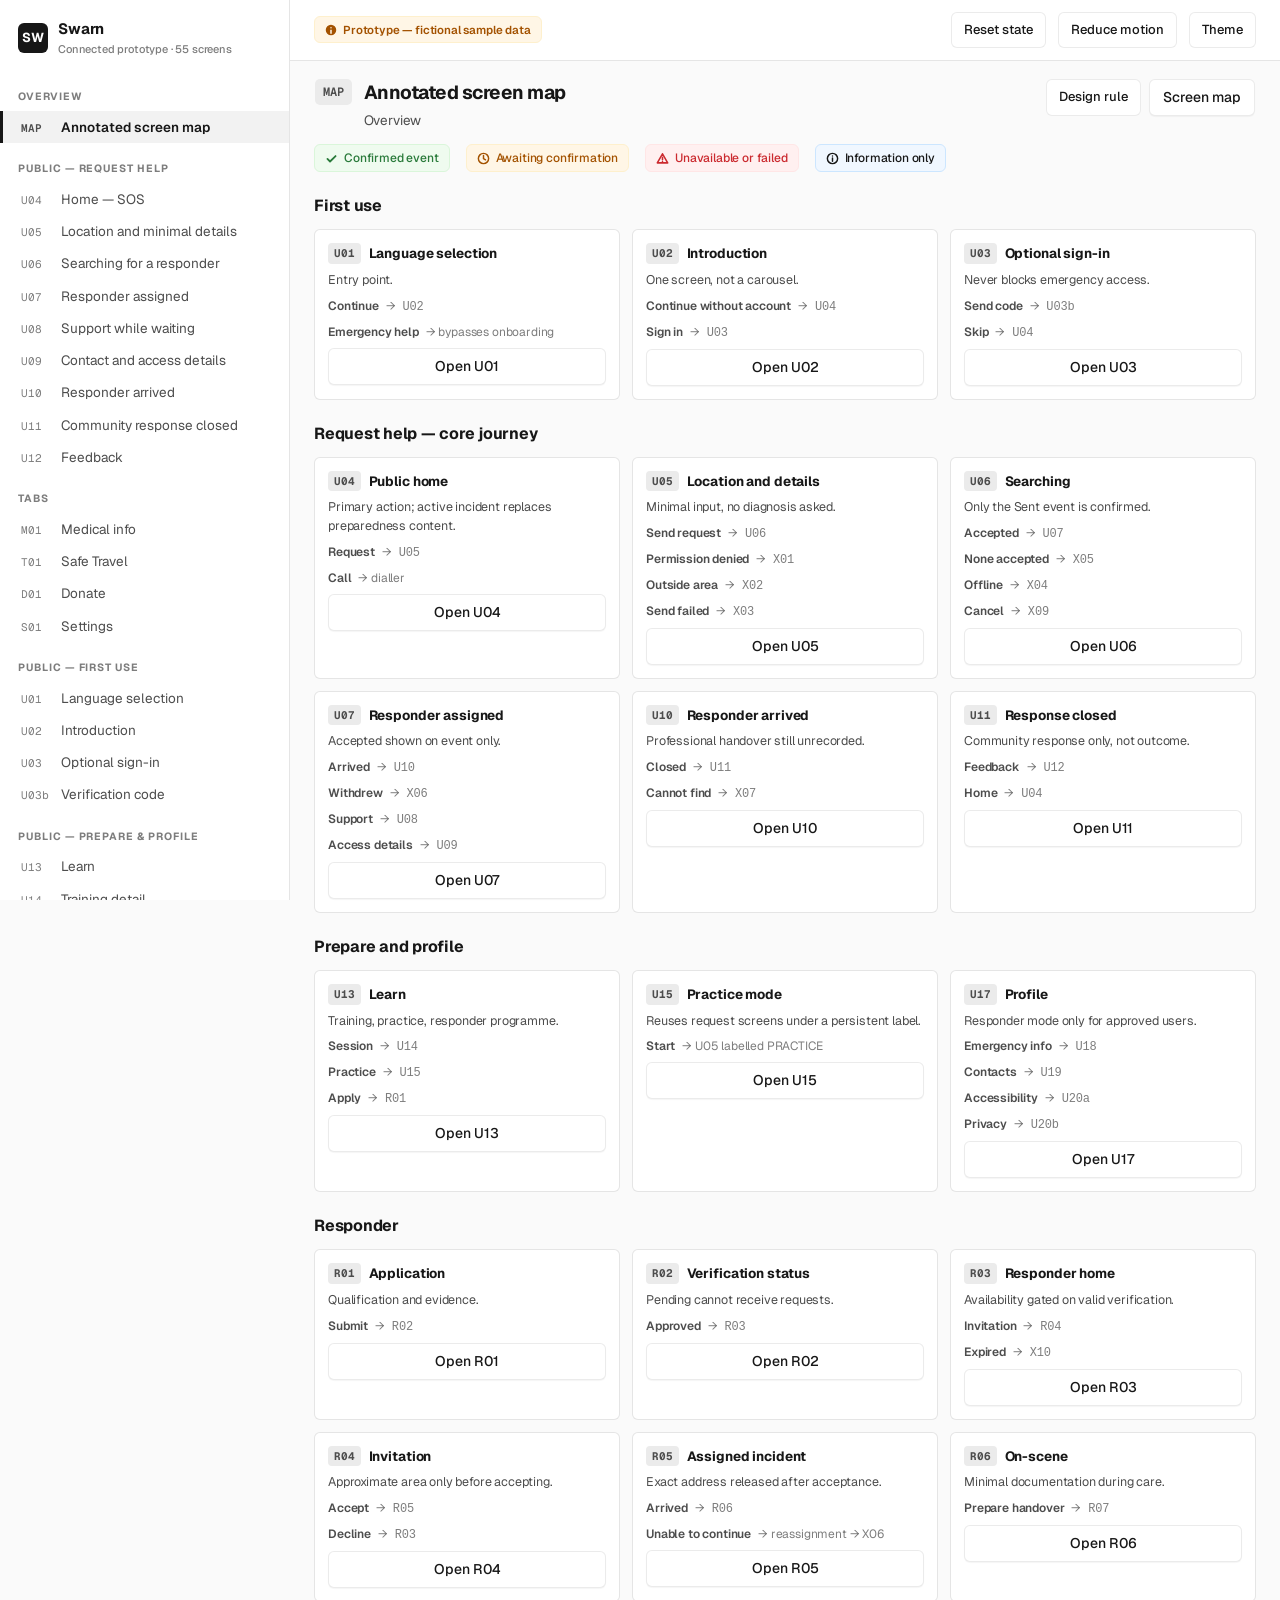
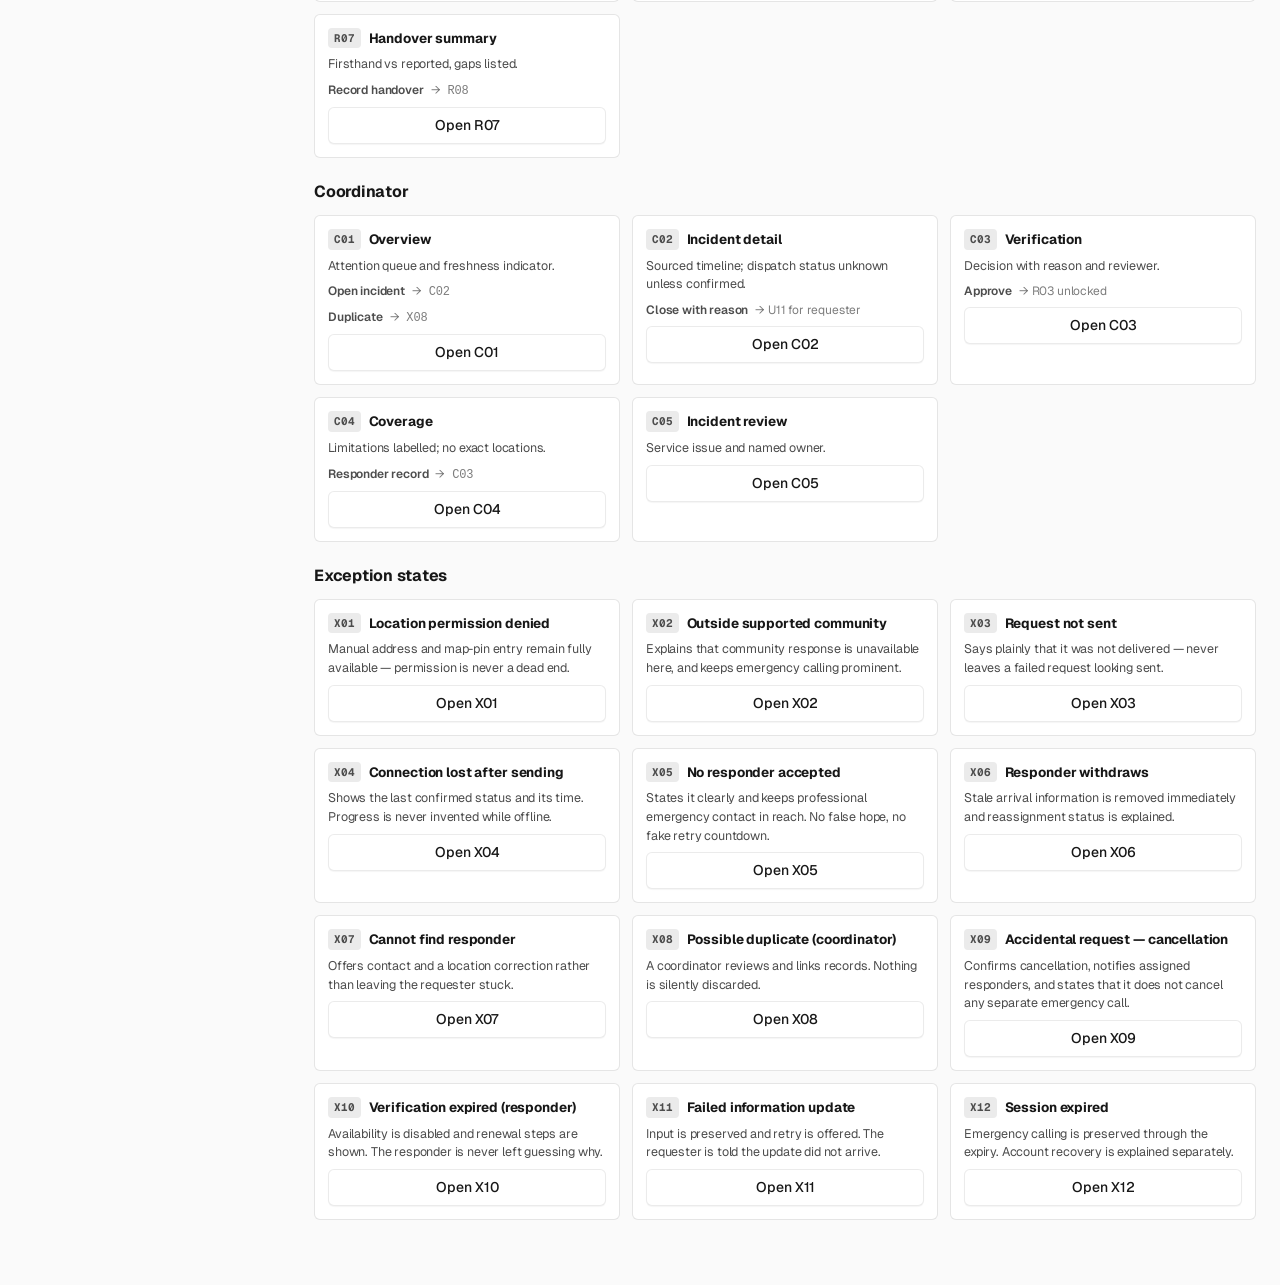
<file: swarn/index.html>
<!DOCTYPE html>
<html lang="en">
<head>
<meta charset="UTF-8" />
<meta name="viewport" content="width=device-width, initial-scale=1.0" />
<title>Swarn Prototype</title>
<meta name="description" content="Connected prototype for Swarn, a community emergency-response service: public app, responder mode, and coordinator dashboard." />
<link rel="preconnect" href="https://fonts.googleapis.com" />
<link rel="preconnect" href="https://fonts.gstatic.com" crossorigin />
<link href="https://fonts.googleapis.com/css2?family=Geist:wght@400;500;600;700&family=Geist+Mono:wght@400;500&display=swap" rel="stylesheet" />
<link rel="stylesheet" href="geist-tokens.css" />
<link rel="stylesheet" href="styles.css" />
<link rel="stylesheet" href="sos.css" />
<link rel="stylesheet" href="geist.css" />
</head>
<body>
<div class="harness">
  <nav class="side" id="side" aria-label="Screen index"></nav>
  <div class="main">
    <div class="topbar">
      <span class="proto-tag">
        <svg width="12" height="12" viewBox="0 0 16 16" fill="currentColor" aria-hidden="true"><path d="M8 1a7 7 0 100 14A7 7 0 008 1zm0 3a1 1 0 110 2 1 1 0 010-2zm1 9H7V7.5h2V13z"/></svg>
        Prototype — fictional sample data
      </span>
      <span class="grow"></span>
      <button class="tbtn" id="btn-reset" type="button">Reset state</button>
      <button class="tbtn" id="btn-motion" type="button" aria-pressed="false">Reduce motion</button>
      <button class="tbtn" id="btn-theme" type="button">Theme</button>
    </div>
    <div class="canvas" id="canvas"></div>
  </div>
</div>
<div id="live" class="sr" role="status" aria-live="polite"></div>
<script src="app.js"></script>
</body>
</html>
</file>
<file: swarn/geist-tokens.css>
/* ============================================================
   Geist Design System — design tokens as CSS custom properties
   Source: Vercel Geist (https://vercel.com/geist/introduction)
   Captured from the live Geist stylesheet. Light-mode values.
   Reference use.
   ============================================================ */
:root {
  /* ---- Typography ---- */
  --geist-font-sans: "Geist", "GeistSans", -apple-system, BlinkMacSystemFont, "Segoe UI", Roboto, Helvetica, Arial, sans-serif;
  --geist-font-mono: "Geist Mono", "GeistMono", ui-monospace, "SF Mono", Menlo, Monaco, "Cascadia Mono", monospace;

  /* ---- Spacing (base unit 4px) ---- */
  --geist-space:      4px;
  --geist-space-2x:   8px;
  --geist-space-3x:   12px;
  --geist-space-4x:   16px;
  --geist-space-6x:   24px;
  --geist-space-8x:   32px;
  --geist-space-10x:  40px;
  --geist-space-16x:  64px;
  --geist-space-24x:  96px;
  --geist-space-32x:  128px;
  --geist-space-48x:  192px;
  --geist-space-64x:  256px;
  --geist-space-small:  32px;
  --geist-space-medium: 36px;
  --geist-space-large:  40px;
  --geist-gap:          24px;
  --geist-gap-half:     12px;
  --geist-gap-quarter:  8px;

  /* ---- Layout ---- */
  --geist-page-width: 1200px;
  --ds-page-width: 1400px;
  --geist-page-margin: 24px;

  /* ---- Radius ---- */
  --geist-radius: 6px;
  --geist-marketing-radius: 8px;

  /* ---- Color scales — HSL triplets (1 lightest → 1000 darkest) ---- */
  /* Gray */
  --ds-gray-100: hsl(0, 0%, 95%);
  --ds-gray-200: hsl(0, 0%, 92%);
  --ds-gray-300: hsl(0, 0%, 90%);
  --ds-gray-400: hsl(0, 0%, 92%);
  --ds-gray-500: hsl(0, 0%, 79%);
  --ds-gray-600: hsl(0, 0%, 66%);
  --ds-gray-700: hsl(0, 0%, 56%);
  --ds-gray-800: hsl(0, 0%, 49%);
  --ds-gray-900: hsl(0, 0%, 30%);
  --ds-gray-1000: hsl(0, 0%, 9%);

  /* Gray alpha */
  --ds-gray-alpha-100: #0000000d;
  --ds-gray-alpha-200: #00000014;
  --ds-gray-alpha-300: #0000001a;
  --ds-gray-alpha-400: #00000014;
  --ds-gray-alpha-500: #00000036;
  --ds-gray-alpha-600: #00000057;
  --ds-gray-alpha-700: #00000070;
  --ds-gray-alpha-800: #00000082;
  --ds-gray-alpha-900: #000000b3;
  --ds-gray-alpha-1000: #000000e8;

  /* Blue */
  --ds-blue-100: hsl(212, 100%, 97%);
  --ds-blue-200: hsl(210, 100%, 96%);
  --ds-blue-300: hsl(210, 100%, 94%);
  --ds-blue-400: hsl(209, 100%, 90%);
  --ds-blue-500: hsl(209, 100%, 80%);
  --ds-blue-600: hsl(208, 100%, 66%);
  --ds-blue-700: hsl(212, 100%, 48%);
  --ds-blue-800: hsl(212, 100%, 41%);
  --ds-blue-900: hsl(211, 100%, 42%);
  --ds-blue-1000: hsl(211, 100%, 15%);

  /* Red */
  --ds-red-100: hsl(0, 100%, 97%);
  --ds-red-200: hsl(0, 100%, 96%);
  --ds-red-300: hsl(0, 100%, 95%);
  --ds-red-400: hsl(0, 90%, 92%);
  --ds-red-500: hsl(0, 82%, 85%);
  --ds-red-600: hsl(359, 90%, 71%);
  --ds-red-700: hsl(358, 75%, 59%);
  --ds-red-800: hsl(358, 70%, 52%);
  --ds-red-900: hsl(358, 66%, 48%);
  --ds-red-1000: hsl(355, 49%, 15%);

  /* Amber */
  --ds-amber-100: hsl(39, 100%, 95%);
  --ds-amber-200: hsl(44, 100%, 92%);
  --ds-amber-300: hsl(43, 96%, 90%);
  --ds-amber-400: hsl(42, 100%, 78%);
  --ds-amber-500: hsl(38, 100%, 71%);
  --ds-amber-600: hsl(36, 90%, 62%);
  --ds-amber-700: hsl(39, 100%, 57%);
  --ds-amber-800: hsl(35, 100%, 52%);
  --ds-amber-900: hsl(30, 100%, 32%);
  --ds-amber-1000: hsl(20, 79%, 17%);

  /* Green */
  --ds-green-100: hsl(120, 60%, 96%);
  --ds-green-200: hsl(120, 60%, 95%);
  --ds-green-300: hsl(120, 60%, 91%);
  --ds-green-400: hsl(122, 60%, 86%);
  --ds-green-500: hsl(124, 60%, 75%);
  --ds-green-600: hsl(125, 60%, 64%);
  --ds-green-700: hsl(131, 41%, 46%);
  --ds-green-800: hsl(132, 43%, 39%);
  --ds-green-900: hsl(133, 50%, 32%);
  --ds-green-1000: hsl(128, 29%, 15%);

  /* Teal */
  --ds-teal-100: hsl(169, 70%, 96%);
  --ds-teal-200: hsl(167, 70%, 94%);
  --ds-teal-300: hsl(168, 70%, 90%);
  --ds-teal-400: hsl(170, 70%, 85%);
  --ds-teal-500: hsl(170, 70%, 72%);
  --ds-teal-600: hsl(170, 70%, 57%);
  --ds-teal-700: hsl(173, 80%, 36%);
  --ds-teal-800: hsl(173, 83%, 30%);
  --ds-teal-900: hsl(174, 91%, 25%);
  --ds-teal-1000: hsl(171, 80%, 13%);

  /* Purple */
  --ds-purple-100: hsl(276, 100%, 97%);
  --ds-purple-200: hsl(277, 87%, 97%);
  --ds-purple-300: hsl(274, 78%, 95%);
  --ds-purple-400: hsl(276, 71%, 92%);
  --ds-purple-500: hsl(274, 70%, 82%);
  --ds-purple-600: hsl(273, 72%, 73%);
  --ds-purple-700: hsl(272, 51%, 54%);
  --ds-purple-800: hsl(272, 47%, 45%);
  --ds-purple-900: hsl(274, 71%, 43%);
  --ds-purple-1000: hsl(276, 100%, 15%);

  /* Pink */
  --ds-pink-100: hsl(330, 100%, 96%);
  --ds-pink-200: hsl(340, 90%, 96%);
  --ds-pink-300: hsl(340, 82%, 94%);
  --ds-pink-400: hsl(341, 76%, 91%);
  --ds-pink-500: hsl(340, 75%, 84%);
  --ds-pink-600: hsl(341, 75%, 73%);
  --ds-pink-700: hsl(336, 80%, 58%);
  --ds-pink-800: hsl(336, 74%, 51%);
  --ds-pink-900: hsl(336, 65%, 45%);
  --ds-pink-1000: hsl(333, 74%, 15%);

  /* Backgrounds */
  --ds-background-100: hsl(0, 0%, 100%);
  --ds-background-200: hsl(0, 0%, 98%);

  /* Base */
  --ds-black: #000;
  --ds-white: #fff;
  --geist-foreground: #000;
  --geist-background: #fff;

  /* ---- Semantic aliases (Geist naming) ---- */
  --geist-link-color: var(--ds-blue-700);
  --ds-focus-color: var(--ds-blue-700);

  /* Status (legacy Geist palette) */
  --geist-success:  #0070f3;  --geist-success-light: #3291ff;  --geist-success-lighter: #d3e5ff;  --geist-success-dark: #0761d1;
  --geist-error:    #e00;     --geist-error-light:   #ff1a1a;  --geist-error-lighter:   #f7d4d6;  --geist-error-dark:   #c50000;
  --geist-warning:  #f5a623;  --geist-warning-light: #f7b955;  --geist-warning-lighter: #ffefcf;  --geist-warning-dark: #ab570a;
  --geist-violet:   #7928ca;  --geist-violet-light:  #8a63d2;  --geist-violet-lighter:  #d8ccf1;  --geist-violet-dark:  #4c2889;
  --geist-cyan:     #50e3c2;  --geist-cyan-light:    #79ffe1;  --geist-cyan-lighter:    #aaffec;  --geist-cyan-dark:    #29bc9b;

  /* Highlights */
  --geist-highlight-purple:  #f81ce5;
  --geist-highlight-magenta: #eb367f;
  --geist-highlight-pink:    #ff0080;
  --geist-highlight-yellow:  #fff500;

  /* ---- Shadows / elevation ---- */
  --ds-shadow-border-base: 0 0 0 1px #00000014;
  --ds-shadow-2xs:    0px 1px 1px #0000000a;
  --ds-shadow-xs:     0px 1px 2px #0000000a;
  --ds-shadow-small:  0px 2px 2px #0000000a;
  --ds-shadow-medium: 0px 2px 2px #0000000a, 0px 8px 8px -8px #0000000a;
  --ds-shadow-large:  0px 2px 2px #0000000a, 0px 8px 16px -4px #0000000a;
  --ds-shadow-xl:     0px 1px 1px #00000005, 0px 4px 8px -4px #0000000a, 0px 16px 24px -8px #0000000f;
  --ds-shadow-2xl:    0px 1px 1px #00000005, 0px 8px 16px -4px #0000000a, 0px 24px 32px -8px #0000000f;
  --ds-shadow-menu:   var(--ds-shadow-border-base), 0px 1px 1px #00000005, 0px 4px 8px -4px #0000000a, 0px 16px 24px -8px #0000000f;
  --ds-shadow-modal:  var(--ds-shadow-border-base), 0px 1px 1px #00000005, 0px 8px 16px -4px #0000000a, 0px 24px 32px -8px #0000000f;

  /* ---- Focus ring ---- */
  --ds-focus-ring: 0 0 0 2px var(--ds-background-100), 0 0 0 4px var(--ds-focus-color);

  /* ---- Motion ---- */
  --ds-motion-timing-swift: cubic-bezier(.175, .885, .32, 1.1);
  --ds-motion-overlay-duration: .3s;
  --ds-motion-popover-duration: .2s;

  /* ---- z-index ---- */
  --ds-z-drawer: 200;
  --ds-z-modal: 300;
  --ds-z-menu: 2001;
  --ds-z-toast: 5000;
  --ds-z-tooltip: 99999;

  /* ---- Form sizing ---- */
  --geist-form-small-height: 32px;
  --geist-form-height: 36px;
  --geist-form-large-height: 40px;
  --geist-form-small-font: .875rem;
  --geist-form-font: .875rem;
  --geist-form-large-font: 1rem;
}
</file>
<file: swarn/styles.css>
/* Swarn prototype — design system
   Status is never communicated by colour alone: every status carries an icon + text label. */

:root{
  --bg:#f4f5f7; --surface:#ffffff; --surface-2:#eef0f3; --surface-3:#e3e6ea;
  --text:#14181d; --text-2:#4d5560; --text-3:#6e7783;
  --line:#d3d8de; --line-2:#c2c9d1;
  --accent:#125c63; --accent-text:#ffffff; --accent-soft:#e2eff0; --accent-line:#9cc3c6;
  --danger:#a3231c; --danger-text:#ffffff; --danger-soft:#fbe9e7; --danger-line:#e0a9a4;
  --warn:#7a4a06; --warn-soft:#fbf0dd; --warn-line:#dcbe8a;
  --ok:#1d5c33; --ok-soft:#e3f0e7; --ok-line:#a3c7ae;
  --focus:#1b6ef3;
  --radius:12px; --radius-sm:8px;
  --shadow:0 1px 2px rgba(16,20,26,.08), 0 6px 20px rgba(16,20,26,.07);
}
@media (prefers-color-scheme: dark){
  :root:not([data-theme="light"]){
    --bg:#0e1116; --surface:#171b22; --surface-2:#1f242c; --surface-3:#2a303a;
    --text:#f0f2f5; --text-2:#b6bec9; --text-3:#8d97a4;
    --line:#333a45; --line-2:#434b58;
    --accent:#7fd3da; --accent-text:#07272a; --accent-soft:#123033; --accent-line:#2f5f64;
    --danger:#ff9f97; --danger-text:#37100c; --danger-soft:#3a1714; --danger-line:#6e2e28;
    --warn:#efc484; --warn-soft:#382a14; --warn-line:#634921;
    --ok:#8fd3a5; --ok-soft:#16301f; --ok-line:#2f5a3c;
    --focus:#79a9ff;
    --shadow:0 1px 2px rgba(0,0,0,.4), 0 8px 24px rgba(0,0,0,.35);
  }
}
:root[data-theme="dark"]{
  --bg:#0e1116; --surface:#171b22; --surface-2:#1f242c; --surface-3:#2a303a;
  --text:#f0f2f5; --text-2:#b6bec9; --text-3:#8d97a4;
  --line:#333a45; --line-2:#434b58;
  --accent:#7fd3da; --accent-text:#07272a; --accent-soft:#123033; --accent-line:#2f5f64;
  --danger:#ff9f97; --danger-text:#37100c; --danger-soft:#3a1714; --danger-line:#6e2e28;
  --warn:#efc484; --warn-soft:#382a14; --warn-line:#634921;
  --ok:#8fd3a5; --ok-soft:#16301f; --ok-line:#2f5a3c;
  --focus:#79a9ff;
  --shadow:0 1px 2px rgba(0,0,0,.4), 0 8px 24px rgba(0,0,0,.35);
}

*{box-sizing:border-box}
html,body{margin:0;padding:0}
body{
  background:var(--bg); color:var(--text);
  font-family:Inter,-apple-system,BlinkMacSystemFont,"Segoe UI",Roboto,sans-serif;
  font-size:15px; line-height:1.5; -webkit-font-smoothing:antialiased;
}
:focus-visible{outline:3px solid var(--focus); outline-offset:2px; border-radius:4px}
@media (prefers-reduced-motion: reduce){ *{animation:none !important; transition:none !important} }
body[data-motion="reduced"] *{animation:none !important; transition:none !important}
.sr{position:absolute;width:1px;height:1px;overflow:hidden;clip:rect(0 0 0 0);white-space:nowrap}

/* ---------------- harness chrome ---------------- */
.harness{display:grid; grid-template-columns:290px 1fr; min-height:100vh}
.side{background:var(--surface); border-right:1px solid var(--line); padding:18px 0 40px;
  overflow-y:auto; max-height:100vh; position:sticky; top:0}
.brandbar{display:flex; align-items:center; gap:10px; padding:0 18px 14px}
.mark{width:30px;height:30px;border-radius:8px;background:var(--accent);color:var(--accent-text);
  display:grid;place-items:center;font-weight:700;font-size:13px;letter-spacing:.5px;flex:none}
.brandbar b{font-size:15px;letter-spacing:-.01em; display:block}
.brandbar small{display:block;color:var(--text-3);font-size:11px;font-weight:500}
.side h3{font-size:10.5px; text-transform:uppercase; letter-spacing:.09em; color:var(--text-3);
  margin:18px 18px 6px; font-weight:700}
.side .nav{display:flex; gap:8px; align-items:baseline; padding:6px 18px; color:var(--text-2);
  background:none; border:0; border-left:3px solid transparent; cursor:pointer; width:100%;
  text-align:left; font:inherit; font-size:13.5px}
.side .nav:hover{background:var(--surface-2); color:var(--text)}
.side .nav[aria-current="true"]{background:var(--accent-soft); color:var(--text);
  border-left-color:var(--accent); font-weight:600}
.side .nav code{font-size:11px; color:var(--text-3); font-family:ui-monospace,SFMono-Regular,Menlo,monospace;
  flex:none; width:32px}
.side .nav[aria-current="true"] code{color:var(--text-2)}

.main{min-width:0; padding-bottom:60px}
.topbar{position:sticky; top:0; z-index:40; background:var(--surface); border-bottom:1px solid var(--line);
  padding:12px 24px; display:flex; gap:12px; align-items:center; flex-wrap:wrap}
.topbar .grow{flex:1}
.proto-tag{display:inline-flex; align-items:center; gap:6px; font-size:11.5px; font-weight:600;
  background:var(--warn-soft); color:var(--warn); border:1px solid var(--warn-line);
  padding:4px 10px; border-radius:99px}
.tbtn{font:inherit; font-size:13px; font-weight:500; padding:7px 12px; border-radius:var(--radius-sm);
  border:1px solid var(--line-2); background:var(--surface); color:var(--text); cursor:pointer}
.tbtn:hover{background:var(--surface-2)}
.tbtn[aria-pressed="true"]{background:var(--accent-soft); border-color:var(--accent-line); font-weight:600}
.canvas{padding:26px 24px; display:flex; flex-direction:column; align-items:center; gap:14px}
.screen-head{width:100%; max-width:940px; display:flex; gap:12px; align-items:flex-start; flex-wrap:wrap}
.screen-head .tx{flex:1; min-width:220px}
.screen-head h1{font-size:19px; margin:0 0 3px; letter-spacing:-.02em}
.screen-head p{margin:0; color:var(--text-2); font-size:13.5px; max-width:74ch}
.sid{font-family:ui-monospace,SFMono-Regular,Menlo,monospace; font-size:12px; font-weight:600;
  background:var(--surface-3); padding:4px 8px; border-radius:5px; color:var(--text-2); flex:none}
.rule-note{width:100%; max-width:940px; font-size:12.5px; color:var(--text-2); background:var(--surface);
  border:1px solid var(--line); border-left:3px solid var(--accent); border-radius:var(--radius-sm);
  padding:10px 13px}
.rule-note b{color:var(--text)}

/* ---------------- device frames ---------------- */
.phone{width:392px; flex:none; background:var(--surface); border:1px solid var(--line-2);
  border-radius:30px; padding:9px; box-shadow:var(--shadow)}
.phone-screen{height:752px; overflow-y:auto; overscroll-behavior:contain; border-radius:22px;
  background:var(--bg); position:relative; display:flex; flex-direction:column}
.desk{width:100%; max-width:1180px; background:var(--surface); border:1px solid var(--line-2);
  border-radius:12px; box-shadow:var(--shadow); overflow:hidden}
.desk-screen{min-height:680px; display:flex; flex-direction:column; background:var(--bg); position:relative}
.statusbar{display:flex; justify-content:space-between; padding:9px 18px 3px; font-size:11.5px;
  color:var(--text-3); font-weight:600; flex:none}

/* ---------------- app components ---------------- */
.appbar{display:flex; align-items:center; gap:10px; padding:10px 16px 12px; flex:none;
  border-bottom:1px solid var(--line); background:var(--surface)}
.appbar .title{font-size:16px; font-weight:700; letter-spacing:-.01em; flex:1; min-width:0}
.appbar .sub{font-size:12px; color:var(--text-2); font-weight:500; display:block}
.wordmark{font-weight:700; letter-spacing:.07em; font-size:14px}
.iconbtn{border:1px solid var(--line); background:var(--surface); color:var(--text-2); cursor:pointer;
  font:inherit; font-size:12.5px; font-weight:500; padding:6px 11px; border-radius:99px; flex:none}
.iconbtn:hover{background:var(--surface-2); color:var(--text)}
.backlink{display:inline-flex; align-items:center; gap:7px; background:none; border:0; cursor:pointer;
  font:inherit; font-size:14.5px; font-weight:600; color:var(--text); padding:2px 0; flex:1; text-align:left}
.body{flex:1; padding:16px; display:flex; flex-direction:column; gap:14px}
.body.tight{gap:10px}
h2.sec{font-size:17.5px; margin:2px 0 0; letter-spacing:-.015em}
h3.sub{font-size:12px; margin:6px 0 -2px; color:var(--text-3); font-weight:700;
  text-transform:uppercase; letter-spacing:.07em}
p.lead{margin:0; color:var(--text-2); font-size:14px}
p.fine{margin:0; color:var(--text-3); font-size:12.5px; line-height:1.45}

.btn{display:flex; align-items:center; justify-content:center; gap:9px; width:100%;
  min-height:52px; padding:12px 16px; border-radius:var(--radius); cursor:pointer;
  font:inherit; font-size:15px; font-weight:600; text-align:center;
  border:1px solid var(--line-2); background:var(--surface); color:var(--text)}
.btn:hover{background:var(--surface-2)}
.btn--primary{background:var(--accent); color:var(--accent-text); border-color:var(--accent)}
.btn--primary:hover{filter:brightness(1.08); background:var(--accent)}
.btn--emergency{background:var(--danger); color:var(--danger-text); border-color:var(--danger);
  font-size:16px; min-height:58px}
.btn--emergency:hover{filter:brightness(1.08); background:var(--danger)}
.btn--quiet{min-height:44px; font-size:14px; font-weight:500; color:var(--text-2);
  background:transparent; border-color:var(--line)}
.btn--danger-ghost{color:var(--danger); border-color:var(--danger-line); background:transparent}
.btn--sm{min-height:38px; font-size:13px; padding:7px 13px; width:auto}
.btn--row{justify-content:flex-start; text-align:left}
.btn[disabled]{opacity:.5; cursor:not-allowed}
.btnrow{display:flex; gap:8px}
.btnrow .btn{width:auto; flex:1}
.chev{margin-left:auto; color:var(--text-3); font-weight:400; flex:none}

.card{background:var(--surface); border:1px solid var(--line); border-radius:var(--radius);
  padding:14px; display:flex; flex-direction:column; gap:9px}
.card.flat{background:var(--surface-2); border-color:transparent}
.card h4{margin:0; font-size:14.5px; letter-spacing:-.01em}
.card .k{font-size:11px; color:var(--text-3); font-weight:700; text-transform:uppercase; letter-spacing:.06em}
.kv{display:flex; justify-content:space-between; gap:12px; font-size:13.5px; padding:2px 0}
.kv > span{color:var(--text-2); flex:none}
.kv > strong{font-weight:600; text-align:right}
.divider{height:1px; background:var(--line); margin:2px 0}

.status{display:inline-flex; align-items:center; gap:6px; font-size:12.5px; font-weight:600;
  padding:4px 10px; border-radius:99px; border:1px solid var(--line-2);
  background:var(--surface-2); color:var(--text-2)}
.status svg{flex:none}
.status--ok{background:var(--ok-soft); color:var(--ok); border-color:var(--ok-line)}
.status--wait{background:var(--warn-soft); color:var(--warn); border-color:var(--warn-line)}
.status--stop{background:var(--danger-soft); color:var(--danger); border-color:var(--danger-line)}
.status--info{background:var(--accent-soft); color:var(--accent); border-color:var(--accent-line)}

.banner{display:flex; gap:10px; align-items:flex-start; padding:11px 13px; border-radius:var(--radius-sm);
  font-size:13px; border:1px solid var(--line-2); background:var(--surface-2); color:var(--text-2)}
.banner svg{flex:none; margin-top:1px}
.banner b{display:block; color:var(--text); font-size:13.5px; margin-bottom:1px}
.banner--warn{background:var(--warn-soft); border-color:var(--warn-line)}
.banner--stop{background:var(--danger-soft); border-color:var(--danger-line)}
.banner--info{background:var(--accent-soft); border-color:var(--accent-line)}
.banner--ok{background:var(--ok-soft); border-color:var(--ok-line)}

.field{display:flex; flex-direction:column; gap:5px}
.field label{font-size:13px; font-weight:600}
.field .hint{font-size:12px; color:var(--text-3)}
.input,.select,.textarea{width:100%; font:inherit; font-size:14.5px; padding:11px 12px;
  border-radius:var(--radius-sm); border:1px solid var(--line-2); background:var(--surface);
  color:var(--text); min-height:46px}
.input::placeholder,.textarea::placeholder{color:var(--text-3)}
.textarea{min-height:78px; resize:vertical}
.choicerow{display:flex; gap:8px; flex-wrap:wrap}
.choice{flex:1; min-width:100px; display:flex; align-items:center; justify-content:center; gap:8px;
  min-height:48px; padding:9px 12px; border-radius:var(--radius-sm); cursor:pointer;
  border:1px solid var(--line-2); background:var(--surface); font:inherit; font-size:14px;
  font-weight:500; color:var(--text)}
.choice:hover{background:var(--surface-2)}
.choice[aria-checked="true"]{border-color:var(--accent); background:var(--accent-soft); font-weight:600}
.choice .dot{width:16px;height:16px;border-radius:99px;border:2px solid var(--line-2); flex:none;
  display:grid; place-items:center}
.choice[aria-checked="true"] .dot{border-color:var(--accent)}
.choice[aria-checked="true"] .dot::after{content:""; width:8px;height:8px;border-radius:99px;background:var(--accent)}

.toggle{display:flex; align-items:center; justify-content:space-between; gap:12px; padding:10px 0}
.toggle .tx{flex:1}
.toggle .tx b{display:block; font-size:14px}
.toggle .tx span{font-size:12.5px; color:var(--text-3)}
.switch{flex:none; min-width:88px; min-height:38px; border-radius:99px; border:1px solid var(--line-2);
  background:var(--surface-2); cursor:pointer; font:inherit; font-size:12.5px; font-weight:600;
  color:var(--text-2); display:flex; align-items:center; justify-content:center; gap:6px; padding:0 12px}
.switch[aria-checked="true"]{background:var(--accent-soft); border-color:var(--accent-line); color:var(--text)}

.map{height:152px; border-radius:var(--radius-sm); border:1px solid var(--line-2); position:relative;
  background:
    repeating-linear-gradient(0deg, transparent 0 22px, var(--line) 22px 23px),
    repeating-linear-gradient(90deg, transparent 0 28px, var(--line) 28px 29px),
    var(--surface-2);
  overflow:hidden}
.map .pin{position:absolute; left:50%; top:50%; transform:translate(-50%,-50%);
  display:flex; flex-direction:column; align-items:center; gap:4px}
.map .pin i{width:15px;height:15px;border-radius:99px;background:var(--danger);
  border:3px solid var(--surface); box-shadow:0 0 0 1.5px var(--danger)}
.map .pin span{font-size:11px; font-weight:700; background:var(--surface); padding:2px 7px;
  border-radius:4px; border:1px solid var(--line-2); white-space:nowrap}
.map .caption{position:absolute; left:8px; bottom:8px; font-size:10.5px; font-weight:600;
  color:var(--text-3); background:var(--surface); padding:3px 7px; border-radius:4px; border:1px solid var(--line)}
.map.tall{height:290px}

.placeholder{border:1.5px dashed var(--line-2); border-radius:var(--radius-sm); padding:14px;
  background:var(--surface-2); display:flex; flex-direction:column; gap:7px}
.placeholder .tag{font-size:10.5px; font-weight:700; letter-spacing:.08em; text-transform:uppercase;
  color:var(--text-3)}
.placeholder p{margin:0; font-size:13.5px; color:var(--text-2)}

.listitem{display:flex; gap:11px; align-items:center; padding:13px 14px; background:var(--surface);
  border:1px solid var(--line); border-radius:var(--radius); cursor:pointer; text-align:left;
  font:inherit; color:var(--text); width:100%}
.listitem:hover{background:var(--surface-2)}
.listitem .tx{flex:1; min-width:0}
.listitem .tx b{display:block; font-size:14.5px; font-weight:600}
.listitem .tx span{font-size:12.5px; color:var(--text-3); display:block}
.avatar{width:44px;height:44px;border-radius:99px;background:var(--surface-3); flex:none;
  display:grid; place-items:center; font-weight:700; font-size:15px; color:var(--text-2);
  border:1px solid var(--line-2)}
.empty{border:1px dashed var(--line-2); border-radius:var(--radius); padding:22px 14px;
  text-align:center; color:var(--text-3); font-size:13.5px}

.tabbar{display:flex; flex:none; border-top:1px solid var(--line); background:var(--surface);
  padding:6px 4px 10px; position:sticky; bottom:0}
.tabbar button{flex:1; background:none; border:0; cursor:pointer; font:inherit; font-size:11px;
  font-weight:600; color:var(--text-3); display:flex; flex-direction:column; align-items:center;
  gap:3px; padding:6px 2px; min-height:48px; border-radius:var(--radius-sm)}
.tabbar button[aria-current="true"]{color:var(--accent)}
.tabbar button:hover{background:var(--surface-2)}

.practice-bar{flex:none; background:var(--warn-soft); color:var(--warn); border-bottom:1px solid var(--warn-line);
  font-size:11.5px; font-weight:700; letter-spacing:.05em; padding:7px 14px; display:flex;
  align-items:center; gap:7px; justify-content:center; text-transform:uppercase}

.timeline{display:flex; flex-direction:column}
.tl{display:flex; gap:11px; padding-bottom:15px; position:relative}
.tl:not(:last-child)::before{content:""; position:absolute; left:8px; top:21px; bottom:0; width:1.5px; background:var(--line)}
.tl .dot{width:17px;height:17px;border-radius:99px;flex:none; border:2px solid var(--line-2);
  background:var(--surface); display:grid; place-items:center; z-index:1}
.tl.done .dot{background:var(--ok-soft); border-color:var(--ok-line)}
.tl.pend .dot{border-style:dashed}
.tl .tx{min-width:0}
.tl .tx b{display:block; font-size:13.5px}
.tl .tx span{font-size:12px; color:var(--text-3); display:block}

/* ---------------- coordinator desktop ---------------- */
.deskbar{display:flex; align-items:center; gap:14px; padding:11px 18px; background:var(--surface);
  border-bottom:1px solid var(--line); flex:none}
.deskbar .grow{flex:1}
.desk-layout{display:grid; grid-template-columns:188px 1fr; flex:1; min-height:0}
.desknav{background:var(--surface); border-right:1px solid var(--line); padding:12px 0}
.desknav button{width:100%; text-align:left; background:none; border:0; cursor:pointer; font:inherit;
  font-size:13.5px; padding:9px 18px; color:var(--text-2); border-left:3px solid transparent; font-weight:500}
.desknav button:hover{background:var(--surface-2); color:var(--text)}
.desknav button[aria-current="true"]{background:var(--accent-soft); color:var(--text);
  border-left-color:var(--accent); font-weight:600}
.deskbody{padding:18px 22px; overflow:auto; display:flex; flex-direction:column; gap:16px}
.deskcols{display:grid; grid-template-columns:1fr 1fr; gap:16px; align-items:start}
.deskcols.wide-right{grid-template-columns:minmax(0,1fr) minmax(0,1.1fr)}
table.tbl{width:100%; border-collapse:collapse; font-size:13.5px}
table.tbl th{text-align:left; font-size:11px; text-transform:uppercase; letter-spacing:.06em;
  color:var(--text-3); padding:8px 10px; border-bottom:1px solid var(--line); font-weight:700}
table.tbl td{padding:10px; border-bottom:1px solid var(--line); vertical-align:middle}
table.tbl tr:last-child td{border-bottom:0}
.filterrow{display:flex; gap:8px; flex-wrap:wrap; align-items:center}
.pill{font:inherit; font-size:12.5px; font-weight:600; padding:6px 12px; border-radius:99px;
  cursor:pointer; border:1px solid var(--line-2); background:var(--surface); color:var(--text-2)}
.pill[aria-pressed="true"]{background:var(--accent-soft); border-color:var(--accent-line); color:var(--text)}
.freshness{display:flex; align-items:center; gap:8px; font-size:12px; color:var(--text-2);
  border-top:1px solid var(--line); padding-top:11px}

/* ---------------- overlays ---------------- */
.scrim{position:absolute; inset:0; background:rgba(10,14,20,.55); display:grid; place-items:center;
  padding:22px; z-index:60}
.modal{background:var(--surface); border-radius:var(--radius); border:1px solid var(--line-2);
  padding:18px; width:100%; max-width:332px; display:flex; flex-direction:column; gap:12px;
  box-shadow:var(--shadow)}
.modal h4{margin:0; font-size:16.5px; letter-spacing:-.015em}
.desk .modal{max-width:460px}
.toast{position:absolute; left:14px; right:14px; bottom:78px; z-index:55; padding:11px 13px;
  border-radius:var(--radius-sm); background:var(--surface); border:1px solid var(--line-2);
  box-shadow:var(--shadow); font-size:13px; display:flex; gap:9px; align-items:flex-start}

/* ---------------- screen map ---------------- */
.mapview{width:100%; max-width:1180px; display:flex; flex-direction:column; gap:22px}
.mapview section{display:flex; flex-direction:column; gap:11px}
.mapview h2{font-size:16px; margin:0; letter-spacing:-.015em}
.mapview .flowgrid{display:grid; grid-template-columns:repeat(auto-fill,minmax(236px,1fr)); gap:12px}
.flowcard{background:var(--surface); border:1px solid var(--line); border-radius:var(--radius);
  padding:13px; display:flex; flex-direction:column; gap:7px}
.flowcard h4{margin:0; font-size:13.5px; display:flex; gap:8px; align-items:center; letter-spacing:-.01em}
.flowcard h4 code{font-size:11px; background:var(--surface-3); padding:2px 6px; border-radius:4px;
  color:var(--text-2); font-family:ui-monospace,SFMono-Regular,Menlo,monospace}
.flowcard p{margin:0; font-size:12.5px; color:var(--text-2)}
.flowcard .branch{font-size:12px; color:var(--text-3); display:flex; gap:7px; align-items:baseline}
.flowcard .branch b{color:var(--text-2); font-weight:600; flex:none}
.legend{display:flex; gap:16px; flex-wrap:wrap; font-size:12.5px; color:var(--text-2)}

@media (max-width:1080px){
  .harness{grid-template-columns:1fr}
  .side{position:static; max-height:none; border-right:0; border-bottom:1px solid var(--line)}
  .deskcols{grid-template-columns:1fr}
  .desk-layout{grid-template-columns:152px 1fr}
}
@media (max-width:520px){
  .canvas{padding:16px} .topbar{padding:10px 16px}
  .phone{width:100%; max-width:392px; border-radius:24px; padding:6px}
  .phone-screen{height:640px}
}
</file>
<file: swarn/sos.css>
/* Swarn — SOS home, 5-tab shell, and the card layouts from the reference mockups.
   Loaded after styles.css. Red is the emergency accent; teal stays for non-urgent
   service UI so the two never compete. Status still never relies on colour alone. */

/* Emergency red stays a true red in both themes — a washed-out SOS would read as
   disabled. Text on it is always white, so contrast holds without theme swapping. */
:root{ --red:#e5342a; --red-on:#ffffff; --red-deep:#b8241c; }
:root[data-theme="dark"]{ --red:#e0362c; --red-on:#ffffff; --red-deep:#8e1a14; }
@media (prefers-color-scheme: dark){
  :root:not([data-theme="light"]){ --red:#e0362c; --red-on:#ffffff; --red-deep:#8e1a14; }
}

/* ---------------- home: greeting, search, SOS ---------------- */
.greet{display:flex; align-items:center; gap:12px; padding:14px 16px 10px; background:var(--surface)}
.greet .tx{flex:1; min-width:0}
.greet .tx small{font-size:12.5px; color:var(--text-3); font-weight:500; display:block}
.greet .tx b{font-size:19px; letter-spacing:-.025em; display:block}
.greet .me{position:relative; flex:none}
.greet .me .avatar{background:var(--red); color:var(--red-on); border-color:var(--red)}
.greet .me i{position:absolute; right:1px; bottom:1px; width:11px; height:11px; border-radius:99px;
  background:var(--ok); border:2px solid var(--surface)}
.searchbar{display:flex; align-items:center; gap:9px; margin:0 16px 14px; padding:11px 13px;
  background:var(--surface-2); border:1px solid var(--line); border-radius:var(--radius);
  color:var(--text-3); font-size:14px}

.sos-card{margin:0 16px; background:var(--surface); border:1px solid var(--line); border-radius:16px;
  padding:18px 16px 20px; display:flex; flex-direction:column; align-items:center; gap:13px}
.sos-card .k{font-size:11px; font-weight:700; letter-spacing:.13em; text-transform:uppercase; color:var(--text-3)}
.sos-wrap{position:relative; width:180px; height:180px; display:grid; place-items:center}
.sos-ring{position:absolute; inset:0; border-radius:99px;
  background:conic-gradient(var(--red) calc(var(--p,0) * 1%), transparent 0)}
.sos-glow{position:absolute; inset:15px; border-radius:99px; background:var(--red);
  opacity:.25; filter:blur(17px)}
.sos{position:relative; width:150px; height:150px; border-radius:99px; border:0; cursor:pointer;
  background:var(--red); color:var(--red-on); font:inherit; font-size:30px; font-weight:700;
  letter-spacing:.1em; display:grid; place-items:center; touch-action:none; user-select:none;
  box-shadow:0 8px 26px rgba(163,35,28,.35)}
.sos:active{filter:brightness(.94)}
.sos[data-holding="true"]{filter:brightness(1.07)}
.sos-hint{font-size:12.5px; color:var(--text-2); text-align:center; margin:0}
.sos-hint b{color:var(--danger)}
.sos-count{font-size:13px; font-weight:700; color:var(--danger); min-height:19px}

/* ---------------- helpline rows ---------------- */
.helpline{display:flex; align-items:center; gap:12px; padding:12px 13px; background:var(--surface);
  border:1px solid var(--line); border-radius:var(--radius); width:100%; font:inherit;
  color:var(--text); text-align:left; cursor:pointer}
.helpline:hover{background:var(--surface-2)}
.helpline .ic{width:42px; height:42px; border-radius:11px; flex:none; display:grid; place-items:center;
  font-size:19px; background:var(--surface-2); border:1px solid var(--line)}
.helpline .tx{flex:1; min-width:0}
.helpline .tx b{display:block; font-size:14.5px}
.helpline .tx span{display:block; font-size:12.5px; color:var(--text-3)}
.helpline .num{font-size:15px; font-weight:700; padding:6px 12px; border-radius:9px; flex:none;
  background:var(--danger-soft); color:var(--danger); border:1px solid var(--danger-line)}
.helpline .num.blue{background:var(--accent-soft); color:var(--accent); border-color:var(--accent-line)}
.helpline .go{width:36px; height:36px; border-radius:99px; display:grid; place-items:center; flex:none;
  background:var(--danger-soft); color:var(--danger); border:1px solid var(--danger-line)}
.helpline .go.blue{background:var(--accent-soft); color:var(--accent); border-color:var(--accent-line)}

/* ---------------- safe travel ---------------- */
.trip{background:linear-gradient(150deg,#1e50d8,#3172f2); color:#fff; border-radius:16px; padding:16px;
  display:flex; flex-direction:column; gap:13px}
:root[data-theme="dark"] .trip{background:linear-gradient(150deg,#1a3c9c,#2456c4)}
.trip .row{display:flex; justify-content:space-between; align-items:center; gap:10px}
.trip .lbl{font-size:11px; text-transform:uppercase; letter-spacing:.1em; opacity:.85; font-weight:700}
.trip .place{font-size:19px; font-weight:700; letter-spacing:-.02em}
.trip .cells{display:flex; gap:9px}
.trip .cell{flex:1; background:rgba(255,255,255,.17); border-radius:10px; padding:9px 8px; text-align:center}
.trip .cell b{display:block; font-size:14px; font-weight:700}
.trip .cell span{font-size:11px; opacity:.86}
.trip .foot{display:flex; justify-content:space-between; align-items:center; gap:10px; font-size:12px}
.trip .endbtn{background:#fff; color:#1e50d8; border:0; border-radius:8px; padding:7px 13px;
  font:inherit; font-size:12.5px; font-weight:700; cursor:pointer; flex:none}
.trip .live{display:inline-flex; align-items:center; gap:6px; font-size:11px; font-weight:700;
  letter-spacing:.1em; text-transform:uppercase}
.trip .live i{width:8px; height:8px; border-radius:99px; background:#7cf6a6; flex:none}
.dashed{border:1.5px dashed var(--line-2); background:transparent; color:var(--text-2);
  border-radius:var(--radius); min-height:54px; font-weight:600; width:100%; font:inherit;
  font-size:14.5px; cursor:pointer; display:grid; place-items:center}
.dashed:hover{background:var(--surface-2)}
.hazard{display:flex; align-items:center; gap:12px; padding:13px; background:var(--surface);
  border:1px solid var(--line); border-radius:var(--radius)}
.hazard .bar{width:5px; align-self:stretch; min-height:38px; border-radius:99px; flex:none; background:var(--text-3)}
.hazard .bar.high{background:var(--red)}
.hazard .bar.med{background:var(--warn)}
.hazard .tx{flex:1; min-width:0}
.hazard .tx b{display:block; font-size:14.5px}
.hazard .tx span{display:block; font-size:12.5px; color:var(--text-3)}
.hazard .age{font-size:12px; color:var(--text-3); flex:none}
.tipgrid{display:grid; grid-template-columns:1fr 1fr; gap:10px}
.tip{background:var(--surface); border:1px solid var(--line); border-radius:var(--radius); padding:13px;
  display:flex; flex-direction:column; gap:8px; font-size:13px; color:var(--text-2)}
.tip .e{font-size:20px}

/* ---------------- donate ---------------- */
.impact{background:var(--red); color:var(--red-on); border-radius:14px; padding:14px;
  display:flex; flex-direction:column; gap:11px}
.impact .k{font-size:10.5px; font-weight:700; letter-spacing:.12em; text-transform:uppercase; opacity:.9}
.impact .cells{display:flex; gap:9px}
.impact .cell{flex:1; background:rgba(255,255,255,.18); border-radius:10px; padding:10px 8px; text-align:center}
.impact .cell b{display:block; font-size:15px; font-weight:700}
.impact .cell span{font-size:10.5px; opacity:.93; line-height:1.3; display:block}
.impact .src{font-size:10.5px; opacity:.9; line-height:1.4}
.campaign{background:var(--surface); border:1px solid var(--line); border-radius:var(--radius);
  padding:13px; display:flex; flex-direction:column; gap:9px; cursor:pointer; width:100%;
  font:inherit; color:var(--text); text-align:left}
.campaign:hover{background:var(--surface-2)}
.campaign[aria-pressed="true"]{border-color:var(--warn-line); box-shadow:inset 0 0 0 1px var(--warn-line)}
.campaign .hd{display:flex; gap:11px; align-items:flex-start}
.campaign .e{font-size:20px; flex:none}
.campaign b{font-size:14.5px; display:block}
.campaign p{margin:3px 0 0; font-size:12.5px; color:var(--text-2)}
.bar-track{height:6px; border-radius:99px; background:var(--surface-3); overflow:hidden}
.bar-fill{height:100%; border-radius:99px; background:var(--accent)}
.campaign .meta{display:flex; justify-content:space-between; gap:8px; font-size:12px;
  color:var(--text-3); font-weight:600}
.amtgrid{display:grid; grid-template-columns:repeat(4,1fr); gap:8px}
.amt{padding:11px 4px; border-radius:10px; border:1px solid var(--line-2); background:var(--surface);
  font:inherit; font-size:14px; font-weight:600; cursor:pointer; color:var(--text)}
.amt[aria-pressed="true"]{background:var(--red); color:var(--red-on); border-color:var(--red)}

/* ---------------- medical ---------------- */
.segmented{display:flex; gap:6px; padding:5px; background:var(--surface-2); border-radius:11px}
.segmented button{flex:1; border:0; background:transparent; cursor:pointer; font:inherit; font-size:12.5px;
  font-weight:600; color:var(--text-2); padding:8px 5px; border-radius:8px; display:flex;
  align-items:center; justify-content:center; gap:5px}
.segmented button[aria-selected="true"]{background:var(--red); color:var(--red-on)}
.idcard{background:var(--red); color:var(--red-on); border-radius:14px; padding:14px;
  display:flex; flex-direction:column; gap:11px}
.idcard .hd{display:flex; gap:11px; align-items:center}
.idcard .hd .avatar{background:rgba(255,255,255,.22); color:#fff; border-color:rgba(255,255,255,.35)}
.idcard .hd .tx{flex:1; min-width:0}
.idcard .hd .tx b{font-size:16px; display:block}
.idcard .hd .tx span{font-size:12px; opacity:.92; display:block}
.idcard .ice{background:rgba(255,255,255,.22); border-radius:7px; padding:5px 10px; font-size:11px;
  font-weight:700; letter-spacing:.07em; flex:none}
.idcard .cells{display:flex; gap:9px}
.idcard .cell{flex:1; background:rgba(255,255,255,.18); border-radius:10px; padding:9px; text-align:center}
.idcard .cell b{display:block; font-size:15px}
.idcard .cell span{font-size:10.5px; opacity:.9}
.medrow{display:flex; align-items:center; gap:11px; padding:12px 13px; background:var(--surface);
  border:1px solid var(--line); border-radius:var(--radius)}
.medrow .e{font-size:17px; flex:none}
.medrow .tx{flex:1; min-width:0}
.medrow .tx b{display:block; font-size:14px}
.medrow .tx span{display:block; font-size:12px; color:var(--text-3)}
.medrow .when{font-size:12px; color:var(--text-3); flex:none}
.allergy{background:var(--warn-soft); border:1px solid var(--warn-line); border-radius:var(--radius);
  padding:12px; display:flex; flex-direction:column; gap:9px}
.allergy .k{font-size:10.5px; font-weight:700; letter-spacing:.09em; text-transform:uppercase; color:var(--warn)}
.tagrow{display:flex; gap:7px; flex-wrap:wrap}
.tag{background:var(--danger-soft); color:var(--danger); border:1px solid var(--danger-line);
  border-radius:99px; padding:4px 11px; font-size:12.5px; font-weight:600}

/* ---------------- settings ---------------- */
.profhead{background:var(--red); color:var(--red-on); border-radius:14px; padding:14px;
  display:flex; gap:12px; align-items:center}
.profhead .avatar{background:rgba(255,255,255,.22); color:#fff; border-color:rgba(255,255,255,.35)}
.profhead .tx{flex:1; min-width:0}
.profhead .tx b{display:block; font-size:16px}
.profhead .tx span{display:block; font-size:12px; opacity:.92}
.profhead .editbtn{background:rgba(255,255,255,.22); border:0; color:#fff; border-radius:8px;
  padding:7px 13px; font:inherit; font-size:12.5px; font-weight:600; cursor:pointer; flex:none}
.setrow{display:flex; align-items:center; gap:12px; padding:13px; background:var(--surface);
  border:1px solid var(--line); border-radius:var(--radius); width:100%; font:inherit;
  color:var(--text); text-align:left; cursor:pointer}
.setrow:hover{background:var(--surface-2)}
.setrow .e{font-size:17px; flex:none}
.setrow .tx{flex:1; min-width:0; font-size:14.5px; font-weight:500}
.switchrow{display:flex; align-items:center; gap:12px; padding:13px; background:var(--surface);
  border:1px solid var(--line); border-radius:var(--radius)}
.switchrow .tx{flex:1; min-width:0}
.switchrow .tx b{display:block; font-size:14px}
.switchrow .tx span{display:block; font-size:12px; color:var(--text-3)}
.ios{width:50px; height:29px; border-radius:99px; border:0; cursor:pointer; flex:none; position:relative;
  background:var(--surface-3)}
.ios::after{content:""; position:absolute; top:3px; left:3px; width:23px; height:23px; border-radius:99px;
  background:#fff; box-shadow:0 1px 3px rgba(0,0,0,.3); transition:left .15s}
.ios[aria-checked="true"]{background:var(--red)}
.ios[aria-checked="true"]::after{left:24px}
.ios-state{font-size:11px; font-weight:700; color:var(--text-3); flex:none; width:22px; text-align:right}

.sectitle{display:flex; align-items:center; gap:7px; font-size:16px; font-weight:700;
  letter-spacing:-.015em; margin:2px 0 0}
</file>
<file: swarn/geist.css>
/* ============================================================
   Geist theme layer for the Swarn prototype
   Maps the prototype's semantic tokens onto Vercel Geist
   (https://vercel.com/geist/introduction) via geist-tokens.css.

   Loaded last, so it re-points every component's variables without
   touching component CSS. Geist conventions applied:
     - 6px radius (--geist-radius), 8px for marketing-scale surfaces
     - primary action is black-on-white / white-on-black, not a hue
     - borders are the gray-alpha scale, hairline weight
     - shadows are the --ds-shadow-* ramp, never ad-hoc
     - 36px standard control height (--geist-form-height)
     - focus is the two-ring --ds-focus-ring
   Emergency red stays a deliberate exception: it is the one hue that
   must read as urgent, so it uses the Geist red ramp at full strength.
   ============================================================ */

/* ---------------- Geist dark scale ----------------
   tokens.css captures light mode only; these are the Geist dark values. */
:root[data-theme="dark"], :root:not([data-theme="light"]) {
  --geist-dark-applies: 1;
}
@media (prefers-color-scheme: dark){
  :root:not([data-theme="light"]){
    --ds-background-100: hsl(0, 0%, 4%);
    --ds-background-200: hsl(0, 0%, 0%);
    --ds-gray-100: hsl(0, 0%, 10%);
    --ds-gray-200: hsl(0, 0%, 12%);
    --ds-gray-300: hsl(0, 0%, 16%);
    --ds-gray-400: hsl(0, 0%, 18%);
    --ds-gray-500: hsl(0, 0%, 27%);
    --ds-gray-600: hsl(0, 0%, 53%);
    --ds-gray-700: hsl(0, 0%, 56%);
    --ds-gray-800: hsl(0, 0%, 49%);
    --ds-gray-900: hsl(0, 0%, 63%);
    --ds-gray-1000: hsl(0, 0%, 93%);
    --ds-gray-alpha-100: #ffffff0f;
    --ds-gray-alpha-200: #ffffff14;
    --ds-gray-alpha-300: #ffffff1f;
    --ds-gray-alpha-400: #ffffff24;
    --ds-gray-alpha-500: #ffffff36;
    --ds-gray-alpha-600: #ffffff57;
    --ds-blue-100: hsl(216, 50%, 12%);
    --ds-blue-700: hsl(212, 100%, 48%);
    --ds-blue-800: hsl(212, 100%, 55%);
    --ds-blue-900: hsl(210, 100%, 66%);
    --ds-red-100: hsl(357, 37%, 12%);
    --ds-red-300: hsl(357, 40%, 20%);
    --ds-red-700: hsl(358, 75%, 59%);
    --ds-red-800: hsl(358, 85%, 64%);
    --ds-red-900: hsl(0, 100%, 67%);
    --ds-amber-100: hsl(35, 100%, 8%);
    --ds-amber-300: hsl(35, 60%, 19%);
    --ds-amber-800: hsl(39, 100%, 57%);
    --ds-amber-900: hsl(39, 100%, 57%);
    --ds-green-100: hsl(136, 50%, 9%);
    --ds-green-300: hsl(136, 40%, 17%);
    --ds-green-800: hsl(131, 41%, 46%);
    --ds-green-900: hsl(131, 43%, 57%);
    --geist-foreground: #fff;
    --geist-background: #000;
  }
}
:root[data-theme="dark"]{
  --ds-background-100: hsl(0, 0%, 4%);
  --ds-background-200: hsl(0, 0%, 0%);
  --ds-gray-100: hsl(0, 0%, 10%);
  --ds-gray-200: hsl(0, 0%, 12%);
  --ds-gray-300: hsl(0, 0%, 16%);
  --ds-gray-400: hsl(0, 0%, 18%);
  --ds-gray-500: hsl(0, 0%, 27%);
  --ds-gray-600: hsl(0, 0%, 53%);
  --ds-gray-700: hsl(0, 0%, 56%);
  --ds-gray-800: hsl(0, 0%, 49%);
  --ds-gray-900: hsl(0, 0%, 63%);
  --ds-gray-1000: hsl(0, 0%, 93%);
  --ds-gray-alpha-100: #ffffff0f;
  --ds-gray-alpha-200: #ffffff14;
  --ds-gray-alpha-300: #ffffff1f;
  --ds-gray-alpha-400: #ffffff24;
  --ds-gray-alpha-500: #ffffff36;
  --ds-gray-alpha-600: #ffffff57;
  --ds-blue-100: hsl(216, 50%, 12%);
  --ds-blue-700: hsl(212, 100%, 48%);
  --ds-blue-800: hsl(212, 100%, 55%);
  --ds-blue-900: hsl(210, 100%, 66%);
  --ds-red-100: hsl(357, 37%, 12%);
  --ds-red-300: hsl(357, 40%, 20%);
  --ds-red-700: hsl(358, 75%, 59%);
  --ds-red-800: hsl(358, 85%, 64%);
  --ds-red-900: hsl(0, 100%, 67%);
  --ds-amber-100: hsl(35, 100%, 8%);
  --ds-amber-300: hsl(35, 60%, 19%);
  --ds-amber-800: hsl(39, 100%, 57%);
  --ds-amber-900: hsl(39, 100%, 57%);
  --ds-green-100: hsl(136, 50%, 9%);
  --ds-green-300: hsl(136, 40%, 17%);
  --ds-green-800: hsl(131, 41%, 46%);
  --ds-green-900: hsl(131, 43%, 57%);
  --geist-foreground: #fff;
  --geist-background: #000;
}

/* ---------------- semantic remap ---------------- */
:root, :root[data-theme="dark"], :root[data-theme="light"]{
  --bg:        var(--ds-background-200);
  --surface:   var(--ds-background-100);
  --surface-2: var(--ds-gray-100);
  --surface-3: var(--ds-gray-200);

  --text:   var(--ds-gray-1000);
  --text-2: var(--ds-gray-900);
  --text-3: var(--ds-gray-800);

  --line:   var(--ds-gray-alpha-300);
  --line-2: var(--ds-gray-alpha-400);

  /* Geist's primary action is the inverted surface, not a hue */
  --accent:      var(--ds-gray-1000);
  --accent-text: var(--ds-background-100);
  --accent-soft: var(--ds-blue-100);
  --accent-line: var(--ds-blue-400);

  --danger:      var(--ds-red-900);
  --danger-text: #fff;
  --danger-soft: var(--ds-red-100);
  --danger-line: var(--ds-red-300);

  --warn:      var(--ds-amber-900);
  --warn-soft: var(--ds-amber-100);
  --warn-line: var(--ds-amber-300);

  --ok:      var(--ds-green-900);
  --ok-soft: var(--ds-green-100);
  --ok-line: var(--ds-green-300);

  --focus: var(--ds-focus-color);

  --radius:    var(--geist-radius);            /* 6px */
  --radius-sm: var(--geist-radius);
  --shadow:    var(--ds-shadow-small);

  /* emergency red — Geist red ramp, held at full strength in both themes */
  --red:    var(--ds-red-900);
  --red-on: #fff;
}

/* ---------------- type ---------------- */
body{
  font-family: var(--geist-font-sans);
  letter-spacing:-.011em;
}
.sid, .flowcard h4 code, .side .nav code{ font-family: var(--geist-font-mono) }

h1, h2, .sec, .sectitle, .screen-head h1, .appbar .title, .greet .tx b{ letter-spacing:-.025em }

/* ---------------- controls: Geist geometry ---------------- */
:focus-visible{ outline:none; box-shadow: var(--ds-focus-ring); border-radius: var(--geist-radius) }

.btn{
  border-radius: var(--geist-radius);
  min-height: var(--geist-form-large-height);   /* 40px */
  font-size: var(--geist-form-large-font);
  font-weight:500;
  box-shadow: var(--ds-shadow-2xs);
  transition: background .15s var(--ds-motion-timing-swift), border-color .15s;
}
.btn--primary{
  background: var(--ds-gray-1000); color: var(--ds-background-100);
  border-color: var(--ds-gray-1000); font-weight:500;
}
.btn--primary:hover{ background: var(--ds-gray-900); border-color: var(--ds-gray-900); filter:none }
.btn--emergency{
  background: var(--ds-red-900); border-color: var(--ds-red-900); color:#fff;
  min-height:48px; font-weight:500;
}
.btn--emergency:hover{ background: var(--ds-red-800); border-color: var(--ds-red-800); filter:none }
.btn--quiet{ min-height: var(--geist-form-height); box-shadow:none }
.btn--sm{ min-height: var(--geist-form-small-height); font-size: var(--geist-form-small-font) }

.input, .select, .textarea{
  border-radius: var(--geist-radius);
  min-height: var(--geist-form-height);
  font-size: var(--geist-form-font);
  box-shadow: var(--ds-shadow-2xs);
}
.input:focus, .select:focus, .textarea:focus{ outline:none; box-shadow: var(--ds-focus-ring); border-color: var(--ds-gray-500) }

.card, .listitem, .helpline, .hazard, .tip, .medrow, .setrow, .switchrow, .campaign,
.empty, .placeholder, .allergy, .desk, .banner, .modal, .toast, .sos-card,
.trip, .impact, .idcard, .profhead{
  border-radius: var(--geist-radius);
}
.card, .listitem, .helpline, .hazard, .tip, .medrow, .setrow, .switchrow, .campaign{
  box-shadow: var(--ds-shadow-xs);
}
.phone{ border-radius:20px; box-shadow: var(--ds-shadow-2xl) }
.phone-screen{ border-radius:14px }
.desk{ box-shadow: var(--ds-shadow-xl) }
.modal{ box-shadow: var(--ds-shadow-modal) }
.toast{ box-shadow: var(--ds-shadow-menu) }

.status, .pill, .tag, .proto-tag, .switch, .iconbtn{ border-radius: var(--geist-radius) }
.status{ font-weight:500; font-size:12px }
.tbtn{ border-radius: var(--geist-radius); min-height:var(--geist-form-small-height); font-weight:500 }
.tbtn[aria-pressed="true"]{ background: var(--ds-gray-1000); color: var(--ds-background-100);
  border-color: var(--ds-gray-1000) }

.segmented{ border-radius: var(--geist-radius); background: var(--ds-gray-100) }
.segmented button{ border-radius: calc(var(--geist-radius) - 2px) }
.segmented button[aria-selected="true"]{ background: var(--ds-background-100); color: var(--text);
  box-shadow: var(--ds-shadow-xs) }

.amt{ border-radius: var(--geist-radius) }
.amt[aria-pressed="true"]{ background: var(--ds-gray-1000); color: var(--ds-background-100);
  border-color: var(--ds-gray-1000) }
.choice[aria-checked="true"]{ border-color: var(--ds-gray-1000); background: var(--ds-gray-100) }
.choice[aria-checked="true"] .dot{ border-color: var(--ds-gray-1000) }
.choice[aria-checked="true"] .dot::after{ background: var(--ds-gray-1000) }
.bar-fill{ background: var(--ds-gray-1000) }
.ios[aria-checked="true"]{ background: var(--ds-gray-1000) }
.tabbar button[aria-current="true"]{ color: var(--ds-red-900) }
.side .nav[aria-current="true"]{ background: var(--ds-gray-100); border-left-color: var(--ds-gray-1000) }
.desknav button[aria-current="true"]{ background: var(--ds-gray-100); border-left-color: var(--ds-gray-1000) }
.rule-note{ border-left-color: var(--ds-gray-1000) }
.mark{ background: var(--ds-gray-1000); color: var(--ds-background-100); border-radius: var(--geist-radius) }

/* the SOS control keeps its circular emergency form; only the hue is Geist */
.sos{ box-shadow: var(--ds-shadow-medium) }
.trip{ background: var(--ds-blue-900) }
:root[data-theme="dark"] .trip{ background: var(--ds-blue-700) }
.trip .endbtn{ color: var(--ds-blue-900); border-radius: var(--geist-radius) }
.impact, .idcard, .profhead{ background: var(--ds-red-900) }
.greet .me .avatar{ background: var(--ds-red-900); border-color: var(--ds-red-900) }

/* harness: event simulation strip, kept outside the device */
.simbar{width:100%; max-width:392px; display:flex; flex-wrap:wrap; gap:8px; align-items:center;
  padding:10px 12px; border:1px dashed var(--line-2); border-radius:var(--geist-radius);
  background:var(--surface)}
.simbar .k{font-size:10.5px; font-weight:600; letter-spacing:.07em; text-transform:uppercase;
  color:var(--text-3); width:100%}
.simbar .btn{width:auto; flex:0 0 auto}

/* calmer rhythm inside the device */
.body{gap:11px; padding:14px 16px 18px}
.body.tight{gap:9px}
h3.sectitle{margin-top:6px}
h3.sub{margin-top:4px}
.banner{font-size:12.5px; padding:10px 12px}
.banner b{font-size:13px}
p.fine{font-size:12px}

/* ---- device frame: only the content scrolls, the footer never moves ----
   The tab bar used to be position:sticky inside the scroller, which drifts and
   can detach. It is now a flex sibling outside the scrolling element, so it is
   structurally pinned to the bottom of the device. */
.phone-screen{ overflow:hidden; position:relative }
.screen-scroll{
  flex:1; min-height:0; overflow-y:auto; overscroll-behavior:contain;
  display:flex; flex-direction:column;
}
.tabbar{
  position:static; flex:none; z-index:2;
  border-top:1px solid var(--line); background:var(--surface);
  padding-bottom:calc(10px + env(safe-area-inset-bottom, 0px));
}

/* Fit the whole device in the viewport, so the outer page does not scroll the
   footer out of sight. The device scrolls internally instead. */
.phone-screen{ height: clamp(460px, calc(100vh - 210px), 752px) }
.canvas{ padding-top:18px }
@media (max-width:1080px){
  .phone-screen{ height: clamp(420px, calc(100vh - 150px), 752px) }
}
</file>
